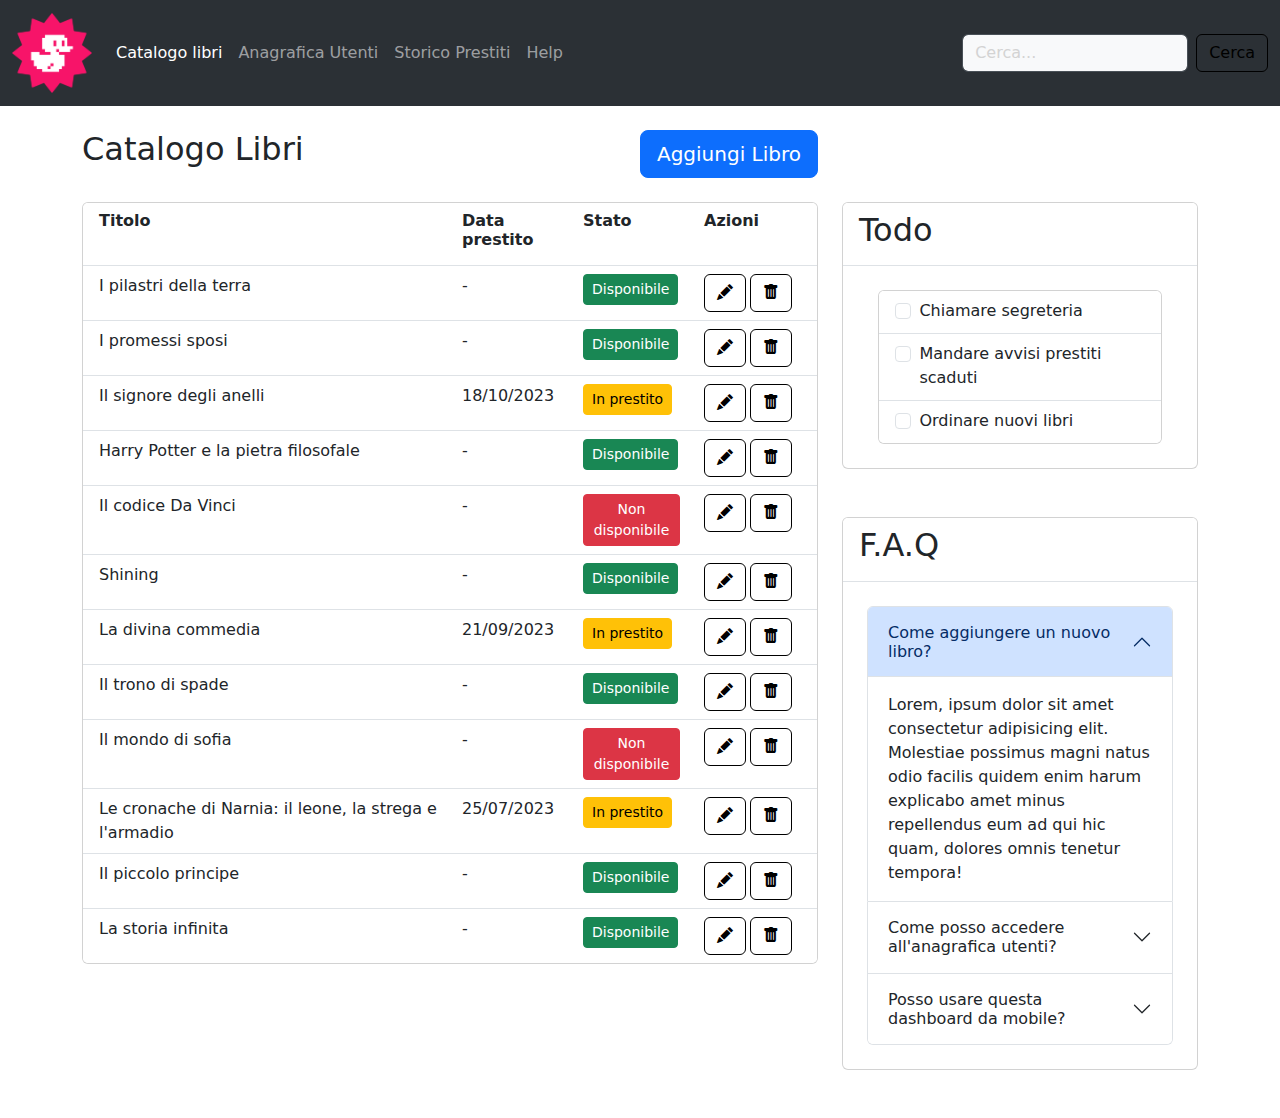
<file: index.html>
<!DOCTYPE html>
<html lang="en">
<head>
    <meta charset="UTF-8">
    <meta name="viewport" content="width=device-width, initial-scale=1.0">
    <title>Dashboard bootstrap</title>

    <!-- bootstrap icon -->
    <link rel="stylesheet" href="https://cdn.jsdelivr.net/npm/bootstrap-icons@1.11.3/font/bootstrap-icons.min.css">

    <!-- bootstrap -->
     <link href="https://cdn.jsdelivr.net/npm/bootstrap@5.3.3/dist/css/bootstrap.min.css" rel="stylesheet" integrity="sha384-QWTKZyjpPEjISv5WaRU9OFeRpok6YctnYmDr5pNlyT2bRjXh0JMhjY6hW+ALEwIH" crossorigin="anonymous">

    <!-- style css -->
     <link rel="stylesheet" href="css/style.css">
</head>
<body>

    <header>
        <nav class="navbar navbar-expand-lg bg-body-tertiary" data-bs-theme="dark">
            <div class="container-fluid">
              <a class="navbar-brand" href="#"><img id="logo" class="img-fluid" src="img/duck.png" alt="logo"></a>
              <button class="navbar-toggler" type="button" data-bs-toggle="collapse" data-bs-target="#navbarSupportedContent" aria-controls="navbarSupportedContent" aria-expanded="false" aria-label="Toggle navigation">
                <span class="navbar-toggler-icon"></span>
              </button>
              <div class="collapse navbar-collapse" id="navbarSupportedContent">
                <ul class="navbar-nav me-auto mb-2 mb-lg-0">
                  <li class="nav-item">
                    <a class="nav-link active" aria-current="page" href="#">Catalogo libri</a>
                  </li>
                  <li class="nav-item">
                    <a class="nav-link" href="#">Anagrafica Utenti</a>
                  </li>
                  <li class="nav-item">
                    <a class="nav-link" href="#">Storico Prestiti</a>
                  </li>
                  <li class="nav-item">
                    <a class="nav-link" href="#">Help</a>
                  </li>
                </ul>
                <form class="d-flex" role="search">
                  <input class="form-control me-2 bg-light text-secondary" type="search" placeholder="Cerca..." aria-label="Search">
                  <button class="btn btn-outline-light" type="submit">Cerca</button>
                </form>
              </div>
            </div>
          </nav>
    </header>
    <main>

        <div class="container">

            <div class="row">
                <!-- catalogo libri -->
                <div class="col-12 col-lg-8 d-flex justify-content-between py-4">
                    <h2>Catalogo Libri</h2>
                    <a href="newpage.html"><button type="button" class="btn btn-primary btn-lg">Aggiungi Libro</button></a>
                </div>
                <!-- lista libri -->
                <div class="col-12 col-lg-8 pb-lg-5">
                    <div class="card">
                        <ul class="list-group list-group-flush">
                          <li class="list-group-item">
                            <div class="row">
                                <div class="col-6"><h6><strong>Titolo</strong></h6></div>
                                <div class="col-2 d-none d-md-block"><h6><strong>Data prestito</strong></h6></div>
                                <div class="col-3 col-md-2"><h6><strong>Stato</strong></h6></div>
                                <div class="col-3 col-md-2"><h6><strong>Azioni</strong></h6></div>
                            </div>
                        </li>
                          <li class="list-group-item">
                            <div class="row">
                                <div class="col-6"><div>I pilastri della terra</div></div>
                                <div class="col-2 d-none d-md-block"><div>-</div></div>
                                <div class="col-3 col-md-2"><button type="button" class="btn btn-success btn-sm">Disponibile</button></div>
                                <div class="col-3 col-md-2 d-flex gap-1">
                                    <div><button type="button" class="btn btn-outline-light"><i class="bi bi-pencil-fill"></i></button></div>
                                    <div><button type="button" class="btn btn-outline-light"><i class="bi bi-trash-fill"></i></button></div>
                                </div>
                            </div>
                          </li>
                          <li class="list-group-item">
                            <div class="row">
                                <div class="col-6"><div>I promessi sposi</div></div>
                                <div class="col-2 d-none d-md-block"><div>-</div></div>
                                <div class="col-3 col-md-2"><button type="button" class="btn btn-success btn-sm">Disponibile</button></div>
                                <div class="col-3 col-md-2 d-flex gap-1">
                                  <div><button type="button" class="btn btn-outline-light"><i class="bi bi-pencil-fill"></i></button></div>
                                  <div><button type="button" class="btn btn-outline-light"><i class="bi bi-trash-fill"></i></button></div>
                                </div>
                            </div>
                          </li>
                          <li class="list-group-item">
                                <div class="row">
                                    <div class="col-6"><div>Il signore degli anelli</div></div>
                                    <div class="col-2 d-none d-md-block"><div>18/10/2023</div></div>
                                    <div class="col-3 col-md-2"><button type="button" class="btn btn-warning btn-sm">In prestito</button></div>
                                    <div class="col-3 col-md-2 d-flex gap-1">
                                      <div><button type="button" class="btn btn-outline-light"><i class="bi bi-pencil-fill"></i></button></div>
                                      <div><button type="button" class="btn btn-outline-light"><i class="bi bi-trash-fill"></i></button></div>
                                    </div>
                                </div>
                            </li>
                          <li class="list-group-item">
                            <div class="row">
                                <div class="col-6"><div>Harry Potter e la pietra filosofale</div></div>
                                <div class="col-2 d-none d-md-block"><div>-</div></div>
                                <div class="col-3 col-md-2"><button type="button" class="btn btn-success btn-sm">Disponibile</button></div>
                                <div class="col-3 col-md-2 d-flex gap-1">
                                  <div><button type="button" class="btn btn-outline-light"><i class="bi bi-pencil-fill"></i></button></div>
                                  <div><button type="button" class="btn btn-outline-light"><i class="bi bi-trash-fill"></i></button></div>
                                </div>
                            </div>
                          </li>
                          <li class="list-group-item">
                            <div class="row">
                                <div class="col-6"><div>Il codice Da Vinci</div></div>
                                <div class="col-2 d-none d-md-block"><div>-</div></div>
                                <div class="col-3 col-md-2"><button type="button" class="btn btn-danger btn-sm">Non disponibile</button></div>
                                <div class="col-3 col-md-2 d-flex gap-1">
                                  <div><button type="button" class="btn btn-outline-light"><i class="bi bi-pencil-fill"></i></button></div>
                                  <div><button type="button" class="btn btn-outline-light"><i class="bi bi-trash-fill"></i></button></div>
                                </div>
                            </div>
                          </li>
                          <li class="list-group-item">
                            <div class="row">
                                <div class="col-6"><div>Shining</div></div>
                                <div class="col-2 d-none d-md-block"><div>-</div></div>
                                <div class="col-3 col-md-2"><button type="button" class="btn btn-success btn-sm">Disponibile</button></div>
                                <div class="col-3 col-md-2 d-flex gap-1">
                                  <div><button type="button" class="btn btn-outline-light"><i class="bi bi-pencil-fill"></i></button></div>
                                  <div><button type="button" class="btn btn-outline-light"><i class="bi bi-trash-fill"></i></button></div>
                                </div>
                            </div>
                          </li>
                          <li class="list-group-item">
                            <div class="row">
                                <div class="col-6"><div>La divina commedia</div></div>
                                <div class="col-2 d-none d-md-block"><div>21/09/2023</div></div>
                                <div class="col-3 col-md-2"><button type="button" class="btn btn-warning btn-sm">In prestito</button></div>
                                <div class="col-3 col-md-2 d-flex gap-1">
                                  <div><button type="button" class="btn btn-outline-light"><i class="bi bi-pencil-fill"></i></button></div>
                                  <div><button type="button" class="btn btn-outline-light"><i class="bi bi-trash-fill"></i></button></div>
                                </div>
                            </div>
                          </li>
                          <li class="list-group-item">
                            <div class="row">
                                <div class="col-6"><div>Il trono di spade</div></div>
                                <div class="col-2 d-none d-md-block"><div>-</div></div>
                                <div class="col-3 col-md-2"><button type="button" class="btn btn-success btn-sm">Disponibile</button></div>
                                <div class="col-3 col-md-2 d-flex gap-1">
                                  <div><button type="button" class="btn btn-outline-light"><i class="bi bi-pencil-fill"></i></button></div>
                                  <div><button type="button" class="btn btn-outline-light"><i class="bi bi-trash-fill"></i></button></div>
                                </div>
                            </div>
                          </li>
                          <li class="list-group-item">
                            <div class="row">
                                <div class="col-6"><div>Il mondo di sofia</div></div>
                                <div class="col-2 d-none d-md-block"><div>-</div></div>
                                <div class="col-3 col-md-2"><button type="button" class="btn btn-danger btn-sm">Non disponibile</button></div>
                                <div class="col-3 col-md-2 d-flex gap-1">
                                  <div><button type="button" class="btn btn-outline-light"><i class="bi bi-pencil-fill"></i></button></div>
                                  <div><button type="button" class="btn btn-outline-light"><i class="bi bi-trash-fill"></i></button></div>
                                </div>
                            </div>
                          </li>
                          <li class="list-group-item">
                            <div class="row">
                                <div class="col-6"><div>Le cronache di Narnia: il leone, la strega e l'armadio</div></div>
                                <div class="col-2 d-none d-md-block"><div>25/07/2023</div></div>
                                <div class="col-3 col-md-2"><button type="button" class="btn btn-warning btn-sm">In prestito</button></div>
                                <div class="col-3 col-md-2 d-flex gap-1">
                                  <div><button type="button" class="btn btn-outline-light"><i class="bi bi-pencil-fill"></i></button></div>
                                  <div><button type="button" class="btn btn-outline-light"><i class="bi bi-trash-fill"></i></button></div>
                                </div>
                            </div>
                          </li>
                          <li class="list-group-item">
                            <div class="row">
                                <div class="col-6"><div>Il piccolo principe</div></div>
                                <div class="col-2 d-none d-md-block"><div>-</div></div>
                                <div class="col-3 col-md-2"><button type="button" class="btn btn-success btn-sm">Disponibile</button></div>
                                <div class="col-3 col-md-2 d-flex gap-1">
                                  <div><button type="button" class="btn btn-outline-light"><i class="bi bi-pencil-fill"></i></button></div>
                                  <div><button type="button" class="btn btn-outline-light"><i class="bi bi-trash-fill"></i></button></div>
                                </div>
                            </div>
                          </li>
                          <li class="list-group-item">
                            <div class="row">
                                <div class="col-6"><div>La storia infinita</div></div>
                                <div class="col-2 d-none d-md-block"><div>-</div></div>
                                <div class="col-3 col-md-2"><button type="button" class="btn btn-success btn-sm">Disponibile</button></div>
                                <div class="col-3 col-md-2 d-flex gap-1">
                                  <div><button type="button" class="btn btn-outline-light"><i class="bi bi-pencil-fill"></i></button></div>
                                  <div><button type="button" class="btn btn-outline-light"><i class="bi bi-trash-fill"></i></button></div>
                                </div>
                            </div>
                          </li>
                        </ul>
                      </div>
                </div>
                <!-- to do list -->
                <div class="col-12 col-lg-4 pb-5 my-5 my-lg-0">
                    <div class="card mb-5">
                        <ul class="list-group list-group-flush">
                          <li class="list-group-item"><h2>Todo</h2></li>
                          <div class="card mx-auto my-4" style="width: 80%;">
                            <ul class="list-group list-group-flush">
                              <li class="list-group-item">
                                <div class="form-check">
                                    <input class="form-check-input" type="checkbox" value="" id="ChiamareSegreteria">
                                    <label class="form-check-label" for="ChiamareSegreteria">
                                      Chiamare segreteria
                                    </label>
                                  </div>
                              </li>
                              <li class="list-group-item">
                                <div class="form-check">
                                    <input class="form-check-input" type="checkbox" value="" id="AvvisiScaduti">
                                    <label class="form-check-label" for="AvvisiScaduti">
                                      Mandare avvisi prestiti scaduti
                                    </label>
                                  </div>
                              </li>
                              <li class="list-group-item">
                                <div class="form-check">
                                    <input class="form-check-input" type="checkbox" value="" id="OrdineLibri">
                                    <label class="form-check-label" for="OrdineLibri">
                                      Ordinare nuovi libri
                                    </label>
                                  </div>
                              </li>
                            </ul>
                          </div>
                        </ul>
                      </div>
                      <!-- faq -->
                          <div class="card">
                              <ul class="list-group list-group-flush">
                                  <li class="list-group-item"><h2>F.A.Q</h2></li>
                                  <div class="accordion py-4 px-4" id="accordionExample">
                                      <div class="accordion-item">
                                          <h2 class="accordion-header">
                                              <button class="accordion-button" type="button" data-bs-toggle="collapse" data-bs-target="#collapseOne" aria-expanded="true" aria-controls="collapseOne">
                                                  Come aggiungere un nuovo libro?
                                                </button>
                                            </h2>
                                            <div id="collapseOne" class="accordion-collapse collapse show" data-bs-parent="#accordionExample">
                                                <div class="accordion-body">
                                                    Lorem, ipsum dolor sit amet consectetur adipisicing elit. Molestiae possimus magni natus odio facilis quidem enim harum explicabo amet minus repellendus eum ad qui hic quam, dolores omnis tenetur tempora!
                                                </div>
                                            </div>
                                        </div>
                                        <div class="accordion-item">
                                            <h2 class="accordion-header">
                                                <button class="accordion-button collapsed" type="button" data-bs-toggle="collapse" data-bs-target="#collapseTwo" aria-expanded="false" aria-controls="collapseTwo">
                                                    Come posso accedere all'anagrafica utenti?
                                                </button>
                                            </h2>
                                            <div id="collapseTwo" class="accordion-collapse collapse" data-bs-parent="#accordionExample">
                                                <div class="accordion-body">
                                                    Lorem ipsum dolor sit amet consectetur adipisicing elit. Vero magnam iure possimus voluptatum. Distinctio autem quis reprehenderit, sit ad quibusdam, ex illo cupiditate explicabo omnis eaque facere ullam fugit dicta.
                                                </div>
                                            </div>
                                        </div>
                                        <div class="accordion-item">
                                            <h2 class="accordion-header">
                                                <button class="accordion-button collapsed" type="button" data-bs-toggle="collapse" data-bs-target="#collapseThree" aria-expanded="false" aria-controls="collapseThree">
                                                    Posso usare questa dashboard da mobile?
                                                </button>
                                            </h2>
                                            <div id="collapseThree" class="accordion-collapse collapse" data-bs-parent="#accordionExample">
                                                <div class="accordion-body">
                                                    Lorem ipsum dolor sit amet consectetur adipisicing elit. Omnis molestiae eius itaque provident alias voluptate dolores reiciendis? Inventore laborum quaerat, ut quia dolores commodi autem cum accusamus? Quam, iure maiores?
                                                </div>
                                            </div>
                                        </div>
                                    </div>
                                    
                                </ul>
                            </div>
                        </div>


            </div>
        </div>
    </main>
        




    
    <script src="https://cdn.jsdelivr.net/npm/bootstrap@5.3.3/dist/js/bootstrap.bundle.min.js" integrity="sha384-YvpcrYf0tY3lHB60NNkmXc5s9fDVZLESaAA55NDzOxhy9GkcIdslK1eN7N6jIeHz" crossorigin="anonymous"></script>
</body>
</html>
</file>
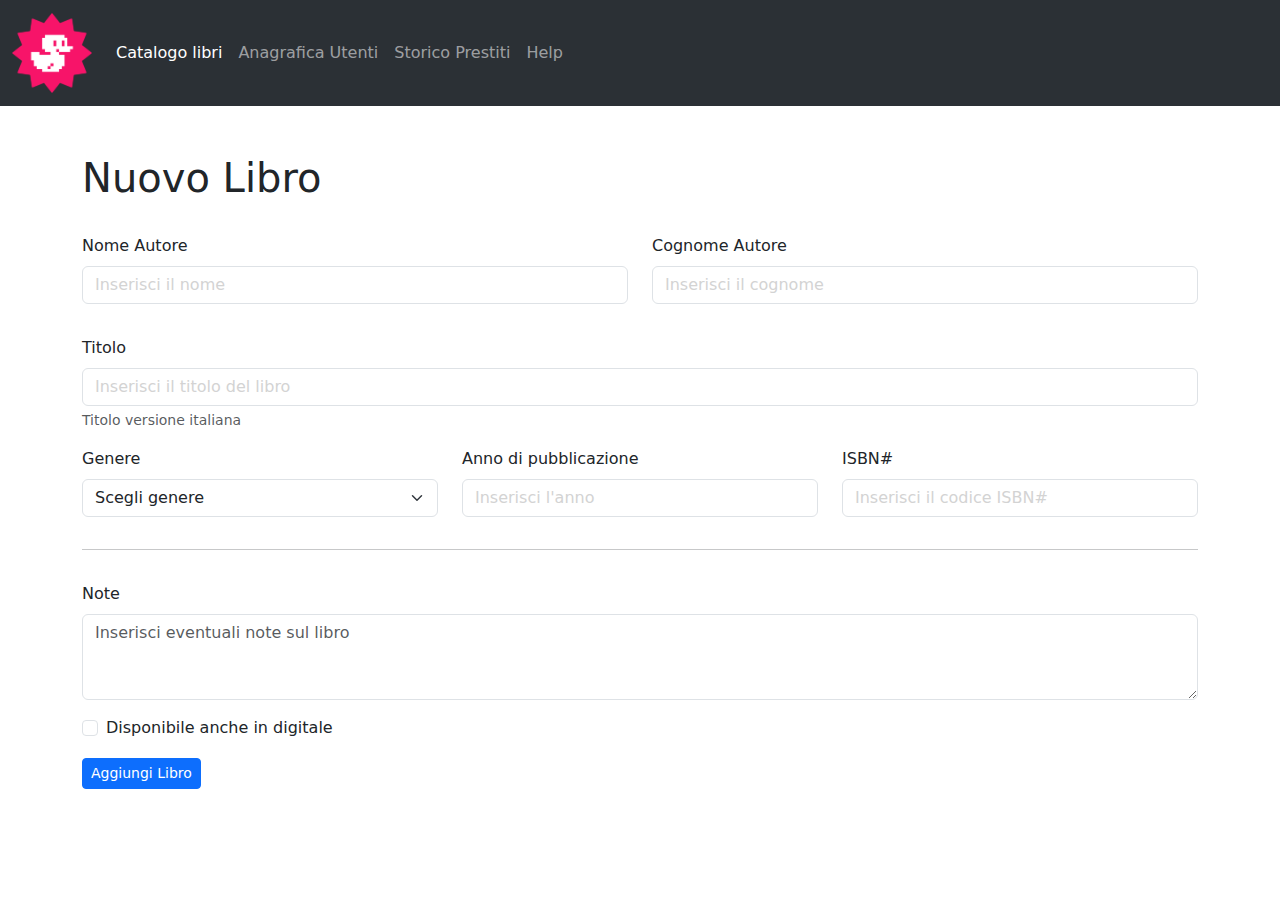
<file: newpage.html>
<!DOCTYPE html>
<html lang="en">
<head>
    <meta charset="UTF-8">
    <meta name="viewport" content="width=device-width, initial-scale=1.0">
    <title>Nuovo libro</title>

    <!-- bootstrap icon -->
    <link rel="stylesheet" href="https://cdn.jsdelivr.net/npm/bootstrap-icons@1.11.3/font/bootstrap-icons.min.css">

    <!-- bootstrap -->
     <link href="https://cdn.jsdelivr.net/npm/bootstrap@5.3.3/dist/css/bootstrap.min.css" rel="stylesheet" integrity="sha384-QWTKZyjpPEjISv5WaRU9OFeRpok6YctnYmDr5pNlyT2bRjXh0JMhjY6hW+ALEwIH" crossorigin="anonymous">

    <!-- style css -->
     <link rel="stylesheet" href="css/style.css">
</head>
<body>
    <header>
        <nav class="navbar navbar-expand-lg bg-body-tertiary" data-bs-theme="dark">
            <div class="container-fluid">
              <a class="navbar-brand" href="#"><img id="logo" class="img-fluid" src="img/duck.png" alt="logo"></a>
              <button class="navbar-toggler" type="button" data-bs-toggle="collapse" data-bs-target="#navbarSupportedContent" aria-controls="navbarSupportedContent" aria-expanded="false" aria-label="Toggle navigation">
                <span class="navbar-toggler-icon"></span>
              </button>
              <div class="collapse navbar-collapse" id="navbarSupportedContent">
                <ul class="navbar-nav me-auto mb-2 mb-lg-0">
                  <li class="nav-item">
                    <a class="nav-link active" aria-current="page" href="index.html">Catalogo libri</a>
                  </li>
                  <li class="nav-item">
                    <a class="nav-link" href="#">Anagrafica Utenti</a>
                  </li>
                  <li class="nav-item">
                    <a class="nav-link" href="#">Storico Prestiti</a>
                  </li>
                  <li class="nav-item">
                    <a class="nav-link" href="#">Help</a>
                  </li>
                </ul>
              </div>
            </div>
          </nav>
    </header>

    <main>
        <div class="container">
            <form action="">
                <div class="row pt-5">
                    <!-- nuvo libro -->
                    <div class="col-12">
                        <h1>Nuovo Libro</h1>
                    </div>
                    <div class="col-12">
                        <div class="row mt-4">
                            <!-- nome -->
                            <div class="col-6">
                                <div class="mb-3">
                                    <label for="name" class="form-label">Nome Autore</label>
                                    <input type="text" class="form-control" id="name" placeholder="Inserisci il nome">
                                  </div>
                            </div>
                            <!-- cognome -->
                            <div class="col-6">
                                <div class="mb-3">
                                    <label for="surname" class="form-label">Cognome Autore</label>
                                    <input type="text" class="form-control" id="surname" placeholder="Inserisci il cognome">
                                  </div>
                            </div>
                            <!-- titolo -->
                            <div class="col-12 mt-3">
                                <label for="book" class="form-label">Titolo</label>
                                <input type="text" class="form-control" id="book" placeholder="Inserisci il titolo del libro">
                                <div id="italiantitle" class="form-text">
                                    Titolo versione italiana
                                  </div>
                            </div>
                            <!-- genere -->
                            <div class="col-12 col-lg-4 mt-3">
                                <label for="genre" class="form-label">Genere</label>
                                <select id="genre" name="genre" class="form-select">
                                    <option selected> Scegli genere</option>
                                    <option value="1">Uno</option>
                                    <option value="2">Due</option>
                                    <option value="3">Tre</option>
                                  </select>
                            </div>
                            <!-- anno di pubblicazione -->
                            <div class="col-12 col-lg-4 mt-3">
                                <label for="age" class="form-label">Anno di pubblicazione</label>
                                <input type="tell" class="form-control" id="age" placeholder="Inserisci l'anno" min="1900" max="2024">
                            </div>
                            <!-- isbn -->
                            <div class="col-12 col-lg-4 mt-3">
                                <label for="codeisbn" class="form-label">ISBN#</label>
                                <input type="text" class="form-control" id="codeisbn" placeholder="Inserisci il codice ISBN#">
                            </div>
                            <!-- divisorio -->
                            <div class="col-12 mt-3"><hr></div>
                            <!-- note -->
                            <div class="col-12 mt-3">
                                <label for="note" class="form-label">Note</label>
                                <textarea class="form-control" id="note" rows="3" placeholder="Inserisci eventuali note sul libro"></textarea>
                            </div>
                            <!-- digitale -->
                            <div class="col-12 mt-3">
                                <div class="form-check">
                                    <input class="form-check-input" type="checkbox" value="" id="digital">
                                    <label class="form-check-label" for="digital">
                                      Disponibile anche in digitale
                                    </label>
                                  </div>
                            </div>
                            <!-- bottone -->
                            <div class="col-12 mt-3 mb-3">
                                <button type="submit" class="btn btn-primary btn-sm">Aggiungi Libro</button>
                            </div>
                        </div>
                    </div>
                </div>
            </form>
        </div>
    </main>


     <script src="https://cdn.jsdelivr.net/npm/bootstrap@5.3.3/dist/js/bootstrap.bundle.min.js" integrity="sha384-YvpcrYf0tY3lHB60NNkmXc5s9fDVZLESaAA55NDzOxhy9GkcIdslK1eN7N6jIeHz" crossorigin="anonymous"></script>
</body>
</html>
</file>
<file: css/style.css>
#logo{
    height: 80px;
}
input::placeholder {
    color: lightgray !important;
}
.row > .col{
    padding: 0;
}
.btn-outline-light{
    --bs-btn-color: black !important;
    --bs-btn-border-color: black !important;
    --bs-btn-hover-bg: grey !important;
}
</file>
